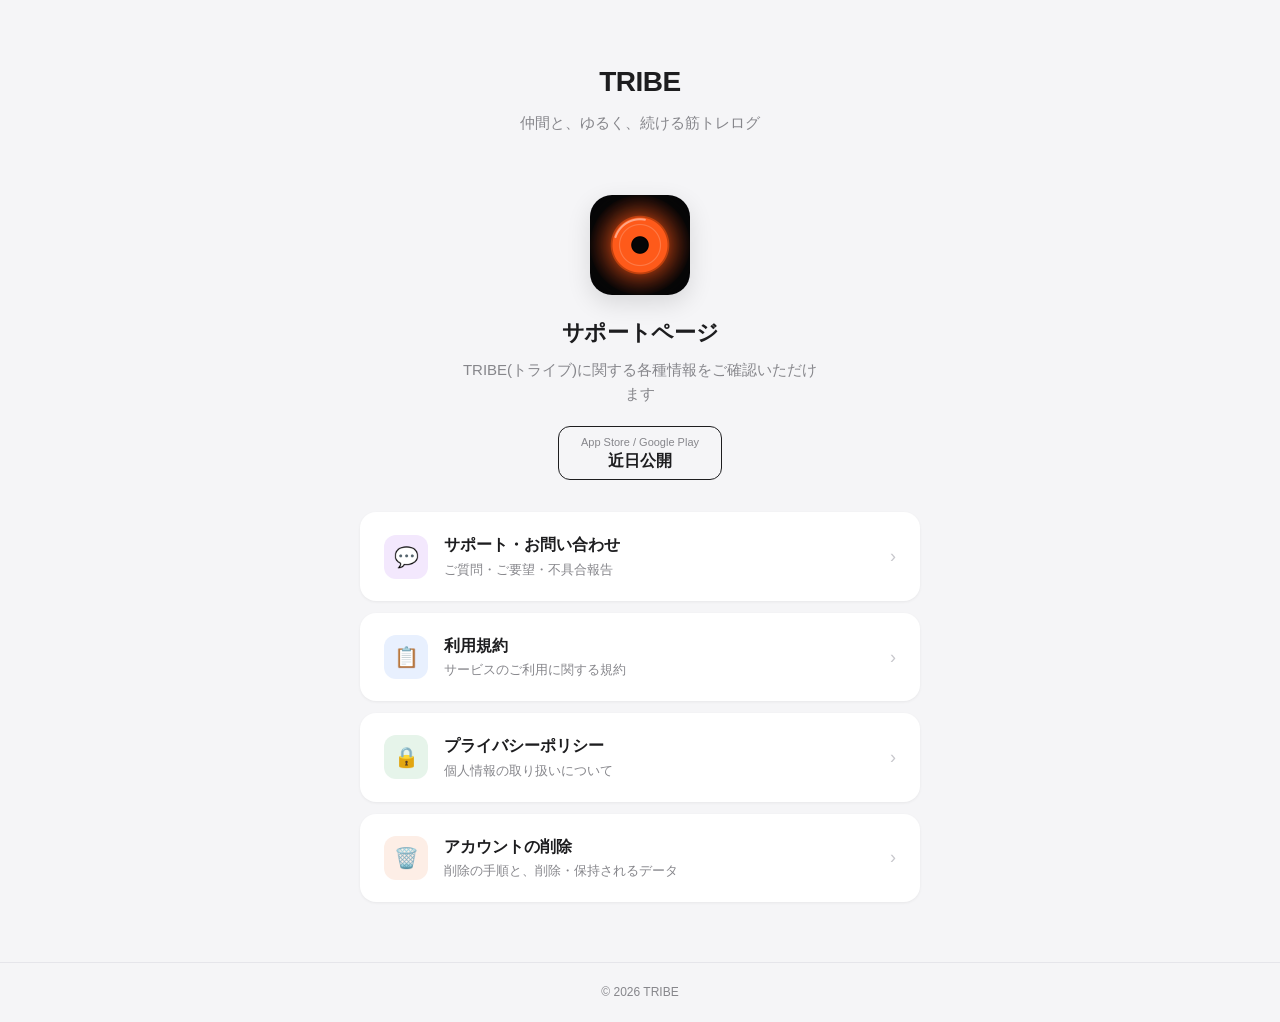
<file: index.html>
<!DOCTYPE html>
<html lang="ja">
<head>
    <meta charset="UTF-8">
    <meta name="viewport" content="width=device-width, initial-scale=1.0">
    <link rel="icon" type="image/png" href="app_icon.png">
    <title>TRIBE(トライブ) - サポートページ</title>
    <meta name="description" content="仲間とゆるく続ける筋トレログ「TRIBE(トライブ)」のサポートページ。利用規約・プライバシーポリシー・お問い合わせはこちら。">
    <meta property="og:type" content="website">
    <meta property="og:title" content="TRIBE(トライブ) - 仲間とゆるく続ける筋トレログ">
    <meta property="og:description" content="仲間内だけのクローズドな筋トレログアプリ。記録して、写真で共有して、ゆるく続ける。">
    <meta property="og:url" content="https://modelinks.github.io/tribe-site/">
    <meta property="og:image" content="https://modelinks.github.io/tribe-site/app_icon.png">
    <meta name="twitter:card" content="summary">
    <style>
        * { margin: 0; padding: 0; box-sizing: border-box; }
        :root {
            --bg: #f5f5f7;
            --card: #ffffff;
            --ink: #1d1d1f;
            --muted: #86868b;
            --line: #e5e5ea;
            --arrow: #c7c7cc;
            --icon-orange: #fdeee6;
            --icon-blue: #e8f0fe;
            --icon-green: #e6f4ea;
            --icon-purple: #f3e8fd;
            --shadow: 0 1px 3px rgba(0,0,0,0.06);
            --shadow-hover: 0 4px 12px rgba(0,0,0,0.1);
        }
        @media (prefers-color-scheme: dark) {
            :root:not([data-theme="light"]) {
                --bg: #161618;
                --card: #232326;
                --ink: #f5f5f7;
                --muted: #98989e;
                --line: #313135;
                --arrow: #5a5a60;
                --icon-orange: #3a2a22;
                --icon-blue: #22303f;
                --icon-green: #22352a;
                --icon-purple: #322640;
                --shadow: 0 1px 3px rgba(0,0,0,0.4);
                --shadow-hover: 0 4px 12px rgba(0,0,0,0.5);
            }
        }
        :root[data-theme="dark"] {
            --bg: #161618;
            --card: #232326;
            --ink: #f5f5f7;
            --muted: #98989e;
            --line: #313135;
            --arrow: #5a5a60;
            --icon-orange: #3a2a22;
            --icon-blue: #22303f;
            --icon-green: #22352a;
            --icon-purple: #322640;
            --shadow: 0 1px 3px rgba(0,0,0,0.4);
            --shadow-hover: 0 4px 12px rgba(0,0,0,0.5);
        }
        body {
            font-family: -apple-system, BlinkMacSystemFont, 'Hiragino Sans', 'Hiragino Kaku Gothic ProN', sans-serif;
            background: var(--bg);
            color: var(--ink);
            line-height: 1.6;
            -webkit-font-smoothing: antialiased;
        }
        .header {
            text-align: center;
            padding: 60px 20px 20px;
        }
        .header h1 {
            font-size: 28px;
            font-weight: 700;
            letter-spacing: -0.5px;
        }
        .header p {
            font-size: 15px;
            color: var(--muted);
            margin-top: 6px;
        }
        .hero {
            text-align: center;
            padding: 40px 20px 32px;
        }
        .hero-icon {
            width: 100px;
            height: 100px;
            border-radius: 22px;
            margin: 0 auto 20px;
            box-shadow: 0 8px 24px rgba(0, 0, 0, 0.12);
        }
        .hero-icon img {
            width: 100%;
            height: 100%;
            border-radius: 22px;
            display: block;
        }
        .hero h2 {
            font-size: 22px;
            font-weight: 700;
            letter-spacing: -0.3px;
            margin-bottom: 8px;
        }
        .hero p {
            font-size: 15px;
            color: var(--muted);
            max-width: 360px;
            margin: 0 auto;
        }
        .coming-soon {
            display: inline-flex;
            flex-direction: column;
            justify-content: center;
            border: 1.5px solid var(--ink);
            border-radius: 12px;
            padding: 8px 22px;
            line-height: 1.35;
            margin-top: 20px;
        }
        .coming-soon .small { font-size: 11px; color: var(--muted); }
        .coming-soon .big { font-weight: 700; font-size: 16px; }
        .cards {
            max-width: 600px;
            margin: 0 auto;
            padding: 0 20px 60px;
            display: flex;
            flex-direction: column;
            gap: 12px;
        }
        .card {
            background: var(--card);
            border-radius: 16px;
            padding: 20px 24px;
            text-decoration: none;
            color: inherit;
            display: flex;
            align-items: center;
            gap: 16px;
            box-shadow: var(--shadow);
            transition: transform 0.2s ease, box-shadow 0.2s ease;
        }
        .card:hover {
            transform: translateY(-2px);
            box-shadow: var(--shadow-hover);
        }
        .card:focus-visible {
            outline: 2px solid #e8481c;
            outline-offset: 2px;
        }
        @media (prefers-reduced-motion: reduce) {
            .card { transition: none; }
            .card:hover { transform: none; }
        }
        .card-icon {
            width: 44px;
            height: 44px;
            border-radius: 12px;
            display: flex;
            align-items: center;
            justify-content: center;
            font-size: 20px;
            flex-shrink: 0;
        }
        .card-icon.orange { background: var(--icon-orange); }
        .card-icon.blue { background: var(--icon-blue); }
        .card-icon.green { background: var(--icon-green); }
        .card-icon.purple { background: var(--icon-purple); }
        .card-body h3 {
            font-size: 16px;
            font-weight: 600;
        }
        .card-body p {
            font-size: 13px;
            color: var(--muted);
            margin-top: 2px;
        }
        .card-arrow {
            margin-left: auto;
            color: var(--arrow);
            font-size: 18px;
            flex-shrink: 0;
        }
        footer {
            text-align: center;
            padding: 20px;
            font-size: 12px;
            color: var(--muted);
            border-top: 1px solid var(--line);
        }
    </style>
</head>
<body>
    <div class="header">
        <h1>TRIBE</h1>
        <p>仲間と、ゆるく、続ける筋トレログ</p>
    </div>

    <div class="hero">
        <div class="hero-icon">
            <img src="app_icon.png" alt="TRIBE アイコン">
        </div>
        <h2>サポートページ</h2>
        <p>TRIBE(トライブ)に関する各種情報をご確認いただけます</p>
        <div>
            <!-- TODO(公開後): 下のバッジをストアのリンクに差し替える
                 App Store:   https://apps.apple.com/jp/app/id6804514750
                 Google Play: https://play.google.com/store/apps/details?id=com.tribe.traininglog -->
            <span class="coming-soon">
                <span class="small">App Store / Google Play</span>
                <span class="big">近日公開</span>
            </span>
        </div>
    </div>

    <div class="cards">
        <a href="support.html" class="card">
            <div class="card-icon purple">💬</div>
            <div class="card-body">
                <h3>サポート・お問い合わせ</h3>
                <p>ご質問・ご要望・不具合報告</p>
            </div>
            <span class="card-arrow">›</span>
        </a>
        <a href="terms.html" class="card">
            <div class="card-icon blue">📋</div>
            <div class="card-body">
                <h3>利用規約</h3>
                <p>サービスのご利用に関する規約</p>
            </div>
            <span class="card-arrow">›</span>
        </a>
        <a href="privacy.html" class="card">
            <div class="card-icon green">🔒</div>
            <div class="card-body">
                <h3>プライバシーポリシー</h3>
                <p>個人情報の取り扱いについて</p>
            </div>
            <span class="card-arrow">›</span>
        </a>
        <a href="account-deletion.html" class="card">
            <div class="card-icon orange">🗑️</div>
            <div class="card-body">
                <h3>アカウントの削除</h3>
                <p>削除の手順と、削除・保持されるデータ</p>
            </div>
            <span class="card-arrow">›</span>
        </a>
    </div>

    <footer>
        &copy; 2026 TRIBE
    </footer>
</body>
</html>
</file>
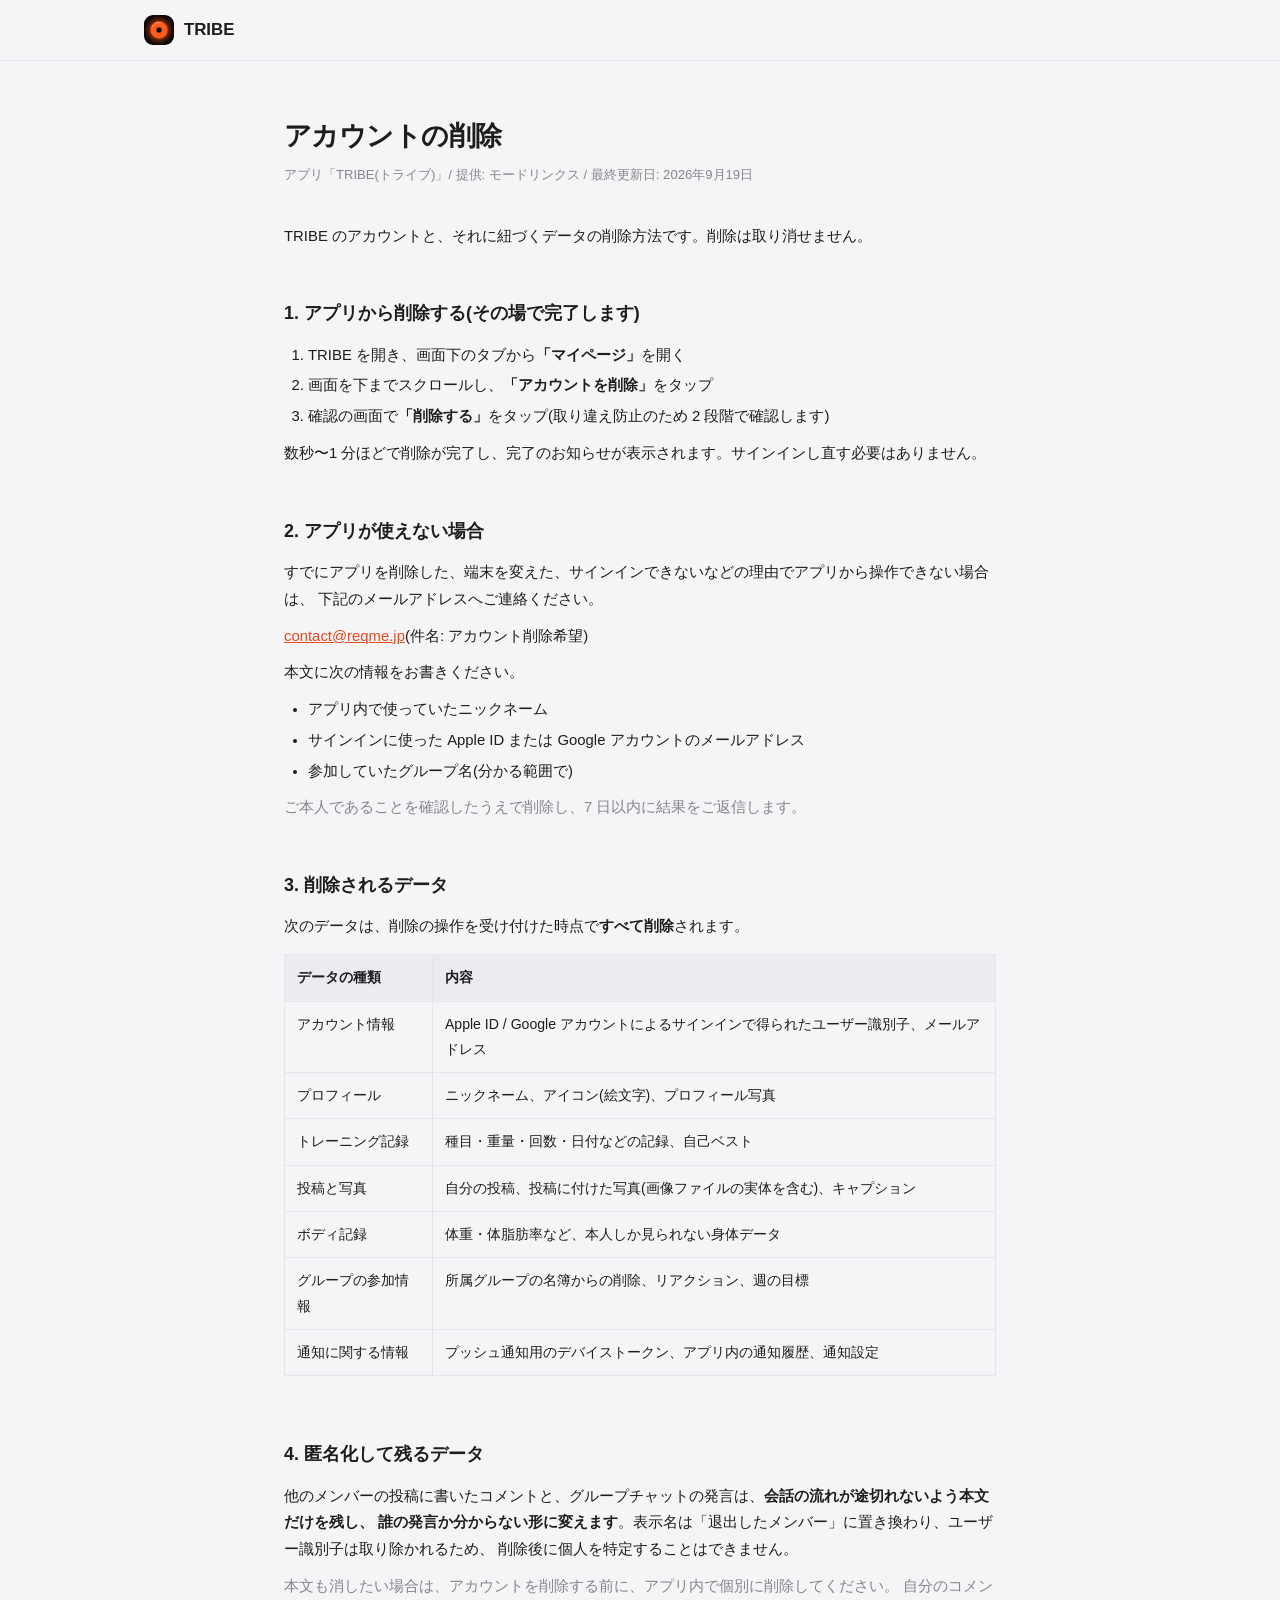
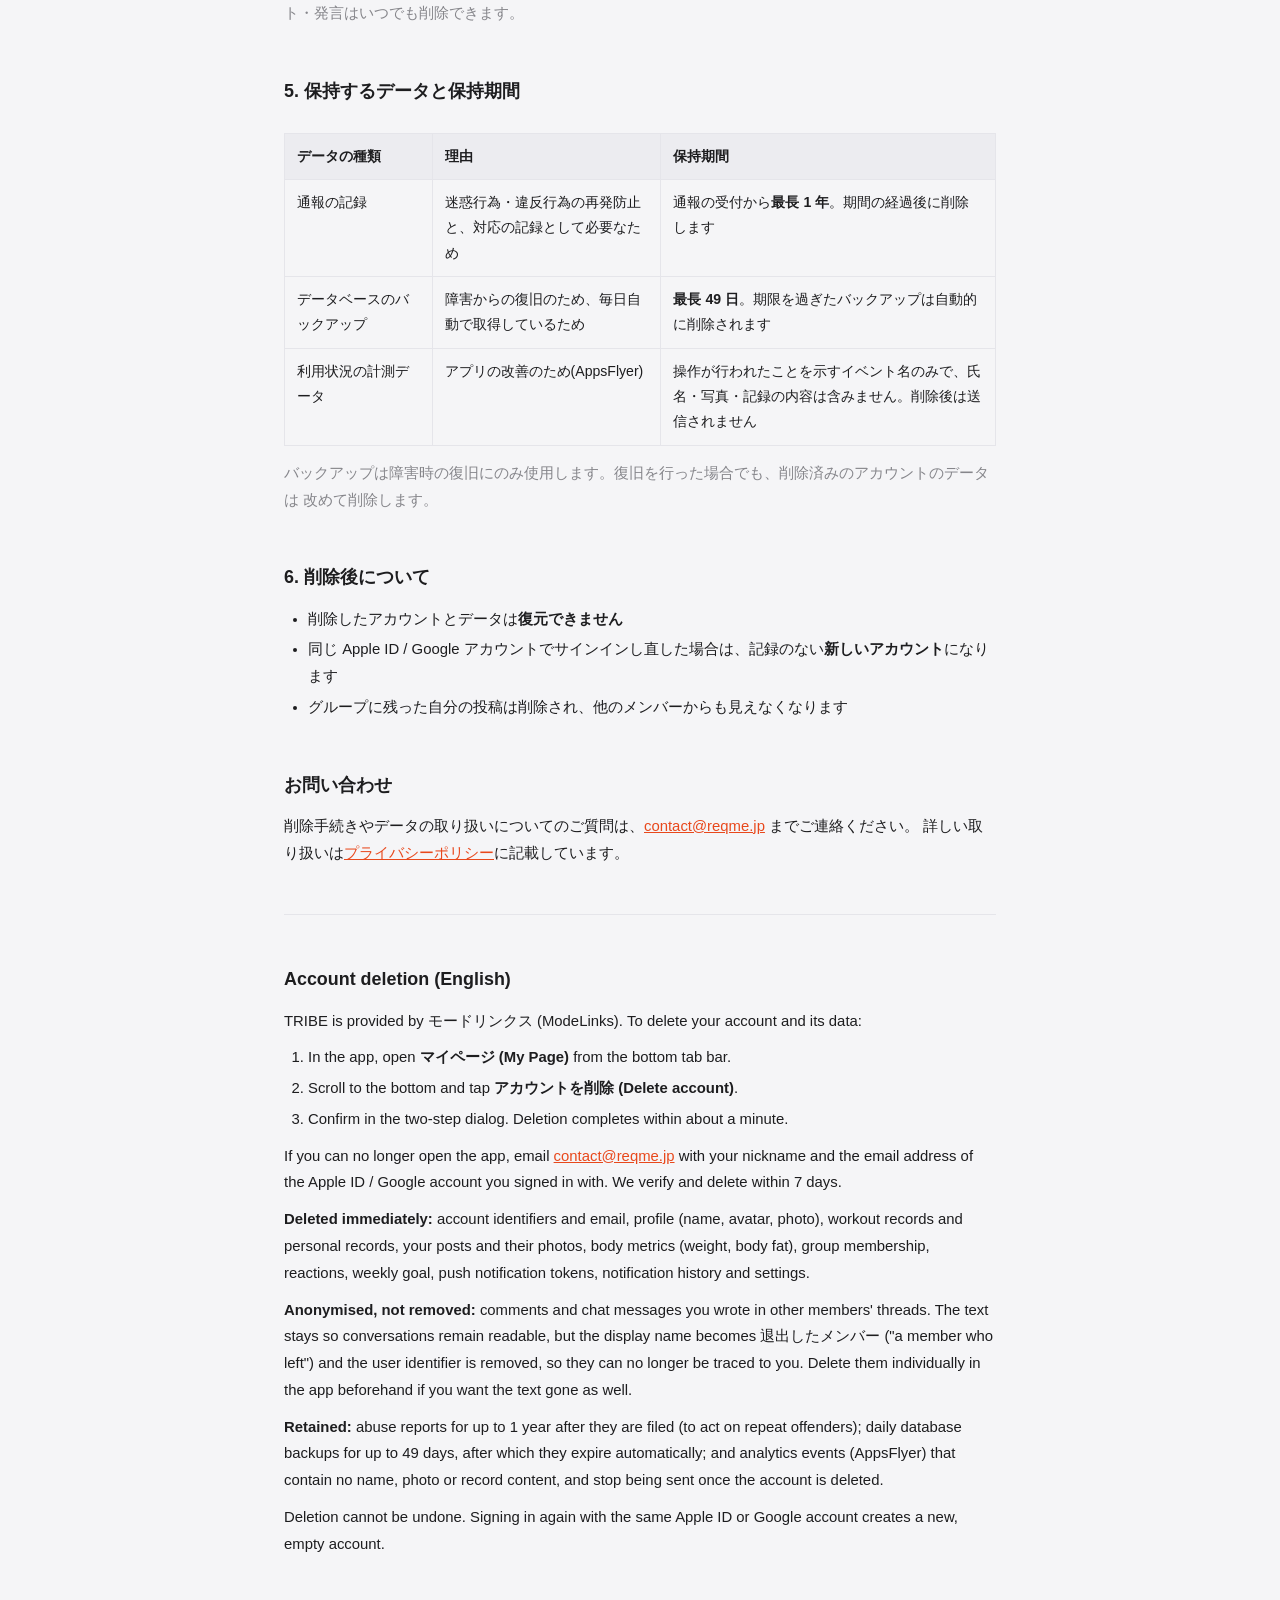
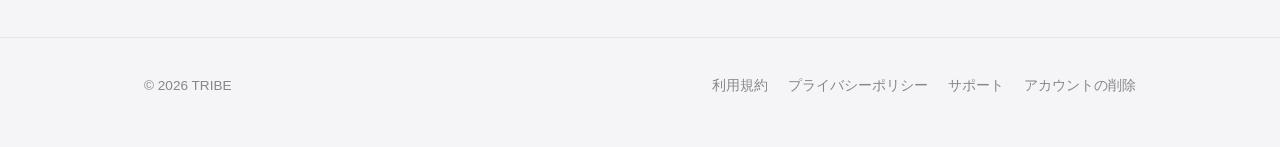
<file: account-deletion.html>
<!DOCTYPE html>
<html lang="ja">
<head>
<meta charset="UTF-8">
<meta name="viewport" content="width=device-width, initial-scale=1.0">
<title>アカウントの削除 — TRIBE</title>
<link rel="stylesheet" href="assets/style.css">
<link rel="icon" type="image/png" href="app_icon.png">
</head>
<body>

<header class="site-header">
  <div class="wrap">
    <a class="brand" href="./">
      <img class="brand-mark" src="app_icon.png" alt="" width="30" height="30">
      TRIBE
    </a>
  </div>
</header>

<main class="doc">
  <h1 class="display">アカウントの削除</h1>
  <p class="doc-date">アプリ「TRIBE(トライブ)」/ 提供: モードリンクス / 最終更新日: 2026年9月19日</p>

  <p>TRIBE のアカウントと、それに紐づくデータの削除方法です。削除は取り消せません。</p>

  <h2>1. アプリから削除する(その場で完了します)</h2>
  <ol>
    <li>TRIBE を開き、画面下のタブから<strong>「マイページ」</strong>を開く</li>
    <li>画面を下までスクロールし、<strong>「アカウントを削除」</strong>をタップ</li>
    <li>確認の画面で<strong>「削除する」</strong>をタップ(取り違え防止のため 2 段階で確認します)</li>
  </ol>
  <p>数秒〜1 分ほどで削除が完了し、完了のお知らせが表示されます。サインインし直す必要はありません。</p>

  <h2>2. アプリが使えない場合</h2>
  <p>すでにアプリを削除した、端末を変えた、サインインできないなどの理由でアプリから操作できない場合は、
  下記のメールアドレスへご連絡ください。</p>
  <p><a href="mailto:contact@reqme.jp?subject=%E3%82%A2%E3%82%AB%E3%82%A6%E3%83%B3%E3%83%88%E5%89%8A%E9%99%A4%E5%B8%8C%E6%9C%9B">contact@reqme.jp</a>(件名:
  アカウント削除希望)</p>
  <p>本文に次の情報をお書きください。</p>
  <ul>
    <li>アプリ内で使っていたニックネーム</li>
    <li>サインインに使った Apple ID または Google アカウントのメールアドレス</li>
    <li>参加していたグループ名(分かる範囲で)</li>
  </ul>
  <p class="muted">ご本人であることを確認したうえで削除し、7 日以内に結果をご返信します。</p>

  <h2>3. 削除されるデータ</h2>
  <p>次のデータは、削除の操作を受け付けた時点で<strong>すべて削除</strong>されます。</p>
  <div class="table-scroll">
    <table>
      <tr><th>データの種類</th><th>内容</th></tr>
      <tr><td>アカウント情報</td><td>Apple ID / Google アカウントによるサインインで得られたユーザー識別子、メールアドレス</td></tr>
      <tr><td>プロフィール</td><td>ニックネーム、アイコン(絵文字)、プロフィール写真</td></tr>
      <tr><td>トレーニング記録</td><td>種目・重量・回数・日付などの記録、自己ベスト</td></tr>
      <tr><td>投稿と写真</td><td>自分の投稿、投稿に付けた写真(画像ファイルの実体を含む)、キャプション</td></tr>
      <tr><td>ボディ記録</td><td>体重・体脂肪率など、本人しか見られない身体データ</td></tr>
      <tr><td>グループの参加情報</td><td>所属グループの名簿からの削除、リアクション、週の目標</td></tr>
      <tr><td>通知に関する情報</td><td>プッシュ通知用のデバイストークン、アプリ内の通知履歴、通知設定</td></tr>
    </table>
  </div>

  <h2>4. 匿名化して残るデータ</h2>
  <p>他のメンバーの投稿に書いたコメントと、グループチャットの発言は、<strong>会話の流れが途切れないよう本文だけを残し、
  誰の発言か分からない形に変えます</strong>。表示名は「退出したメンバー」に置き換わり、ユーザー識別子は取り除かれるため、
  削除後に個人を特定することはできません。</p>
  <p class="muted">本文も消したい場合は、アカウントを削除する前に、アプリ内で個別に削除してください。
  自分のコメント・発言はいつでも削除できます。</p>

  <h2>5. 保持するデータと保持期間</h2>
  <div class="table-scroll">
    <table>
      <tr><th>データの種類</th><th>理由</th><th>保持期間</th></tr>
      <tr>
        <td>通報の記録</td>
        <td>迷惑行為・違反行為の再発防止と、対応の記録として必要なため</td>
        <td>通報の受付から<strong>最長 1 年</strong>。期間の経過後に削除します</td>
      </tr>
      <tr>
        <td>データベースのバックアップ</td>
        <td>障害からの復旧のため、毎日自動で取得しているため</td>
        <td><strong>最長 49 日</strong>。期限を過ぎたバックアップは自動的に削除されます</td>
      </tr>
      <tr>
        <td>利用状況の計測データ</td>
        <td>アプリの改善のため(AppsFlyer)</td>
        <td>操作が行われたことを示すイベント名のみで、氏名・写真・記録の内容は含みません。削除後は送信されません</td>
      </tr>
    </table>
  </div>
  <p class="muted">バックアップは障害時の復旧にのみ使用します。復旧を行った場合でも、削除済みのアカウントのデータは
  改めて削除します。</p>

  <h2>6. 削除後について</h2>
  <ul>
    <li>削除したアカウントとデータは<strong>復元できません</strong></li>
    <li>同じ Apple ID / Google アカウントでサインインし直した場合は、記録のない<strong>新しいアカウント</strong>になります</li>
    <li>グループに残った自分の投稿は削除され、他のメンバーからも見えなくなります</li>
  </ul>

  <h2>お問い合わせ</h2>
  <p>削除手続きやデータの取り扱いについてのご質問は、<a href="mailto:contact@reqme.jp">contact@reqme.jp</a> までご連絡ください。
  詳しい取り扱いは<a href="privacy.html">プライバシーポリシー</a>に記載しています。</p>

  <hr>

  <h2>Account deletion (English)</h2>
  <p>TRIBE is provided by モードリンクス (ModeLinks). To delete your account and its data:</p>
  <ol>
    <li>In the app, open <strong>マイページ (My Page)</strong> from the bottom tab bar.</li>
    <li>Scroll to the bottom and tap <strong>アカウントを削除 (Delete account)</strong>.</li>
    <li>Confirm in the two-step dialog. Deletion completes within about a minute.</li>
  </ol>
  <p>If you can no longer open the app, email
  <a href="mailto:contact@reqme.jp?subject=Account%20deletion%20request">contact@reqme.jp</a> with your nickname and the
  email address of the Apple ID / Google account you signed in with. We verify and delete within 7 days.</p>
  <p><strong>Deleted immediately:</strong> account identifiers and email, profile (name, avatar, photo), workout records and
  personal records, your posts and their photos, body metrics (weight, body fat), group membership, reactions, weekly goal,
  push notification tokens, notification history and settings.</p>
  <p><strong>Anonymised, not removed:</strong> comments and chat messages you wrote in other members' threads. The text stays so
  conversations remain readable, but the display name becomes 退出したメンバー ("a member who left") and the user identifier is
  removed, so they can no longer be traced to you. Delete them individually in the app beforehand if you want the text gone
  as well.</p>
  <p><strong>Retained:</strong> abuse reports for up to 1 year after they are filed (to act on repeat offenders); daily database
  backups for up to 49 days, after which they expire automatically; and analytics events (AppsFlyer) that contain no name,
  photo or record content, and stop being sent once the account is deleted.</p>
  <p>Deletion cannot be undone. Signing in again with the same Apple ID or Google account creates a new, empty account.</p>
</main>

<footer class="site-footer">
  <div class="wrap">
    <span>© 2026 TRIBE</span>
    <nav class="footer-links" aria-label="フッター">
      <a href="terms.html">利用規約</a>
      <a href="privacy.html">プライバシーポリシー</a>
      <a href="support.html">サポート</a>
      <a href="account-deletion.html">アカウントの削除</a>
    </nav>
  </div>
</footer>

</body>
</html>
</file>
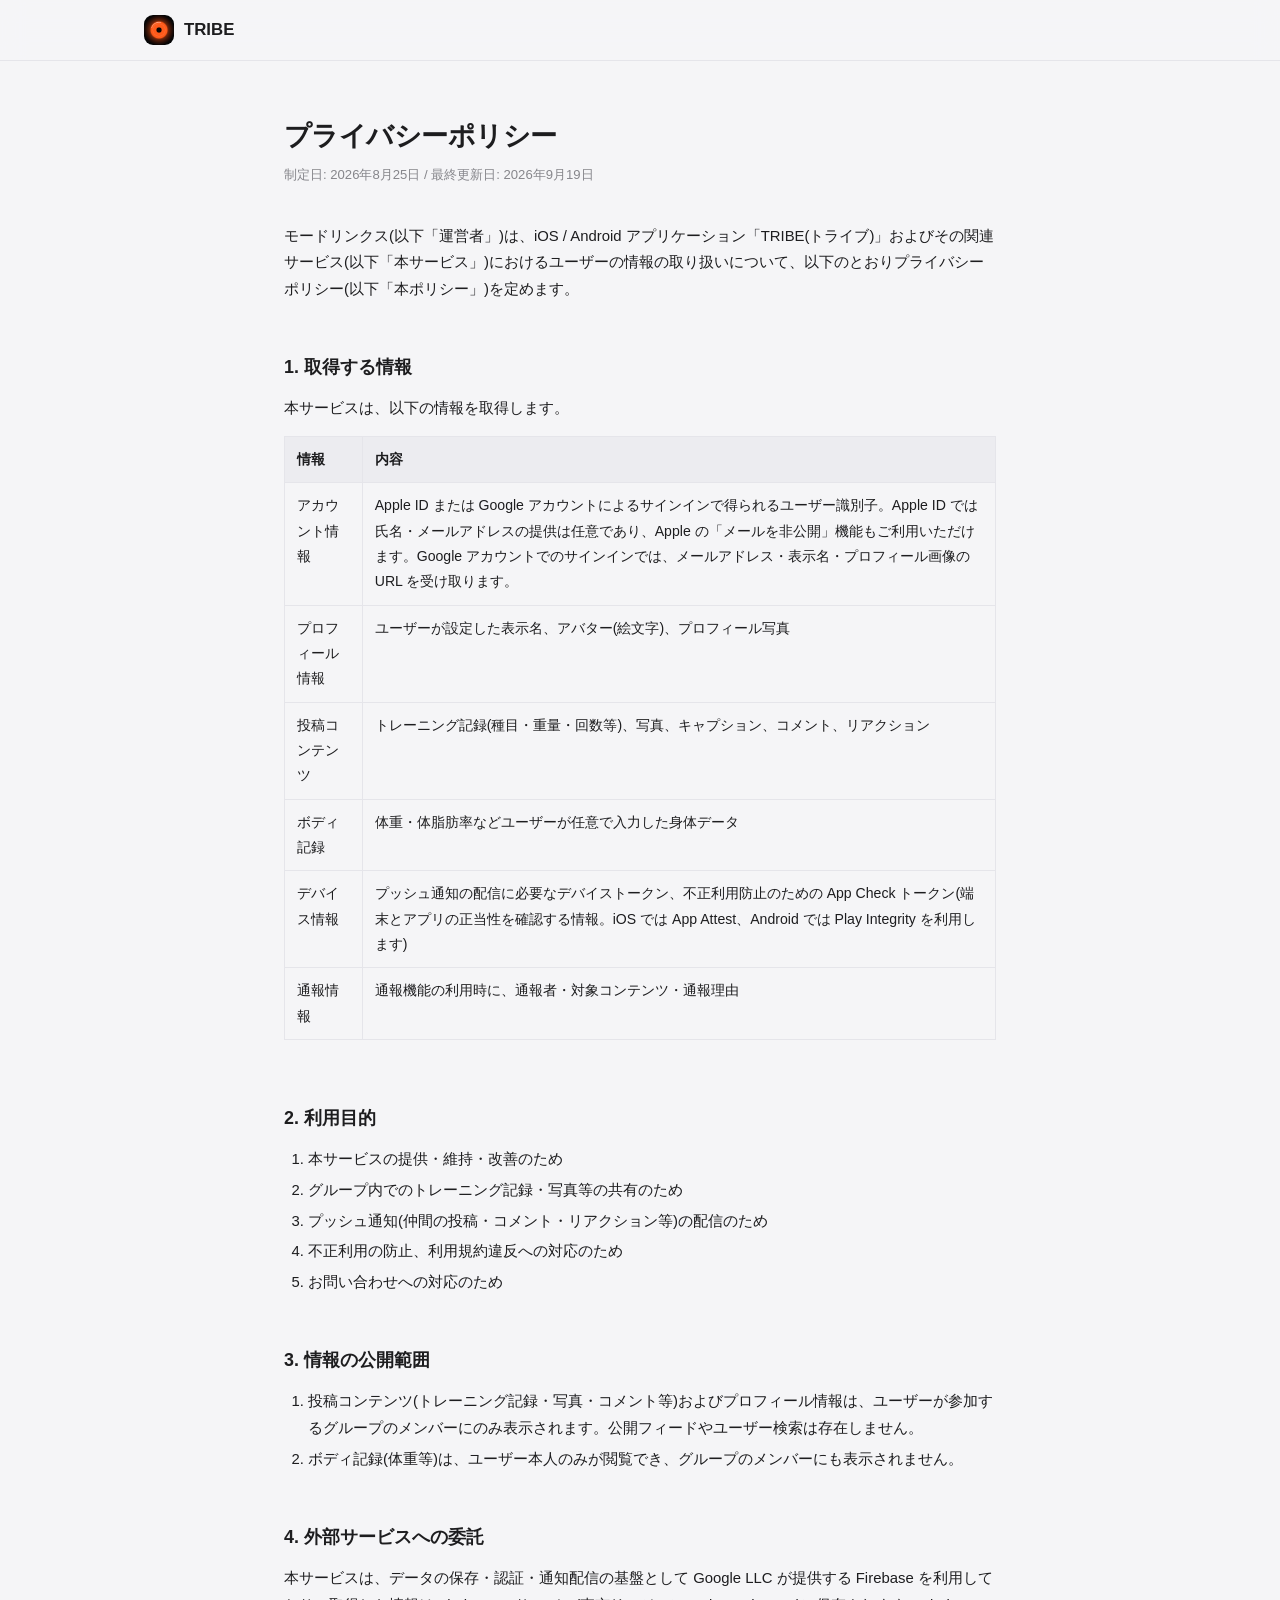
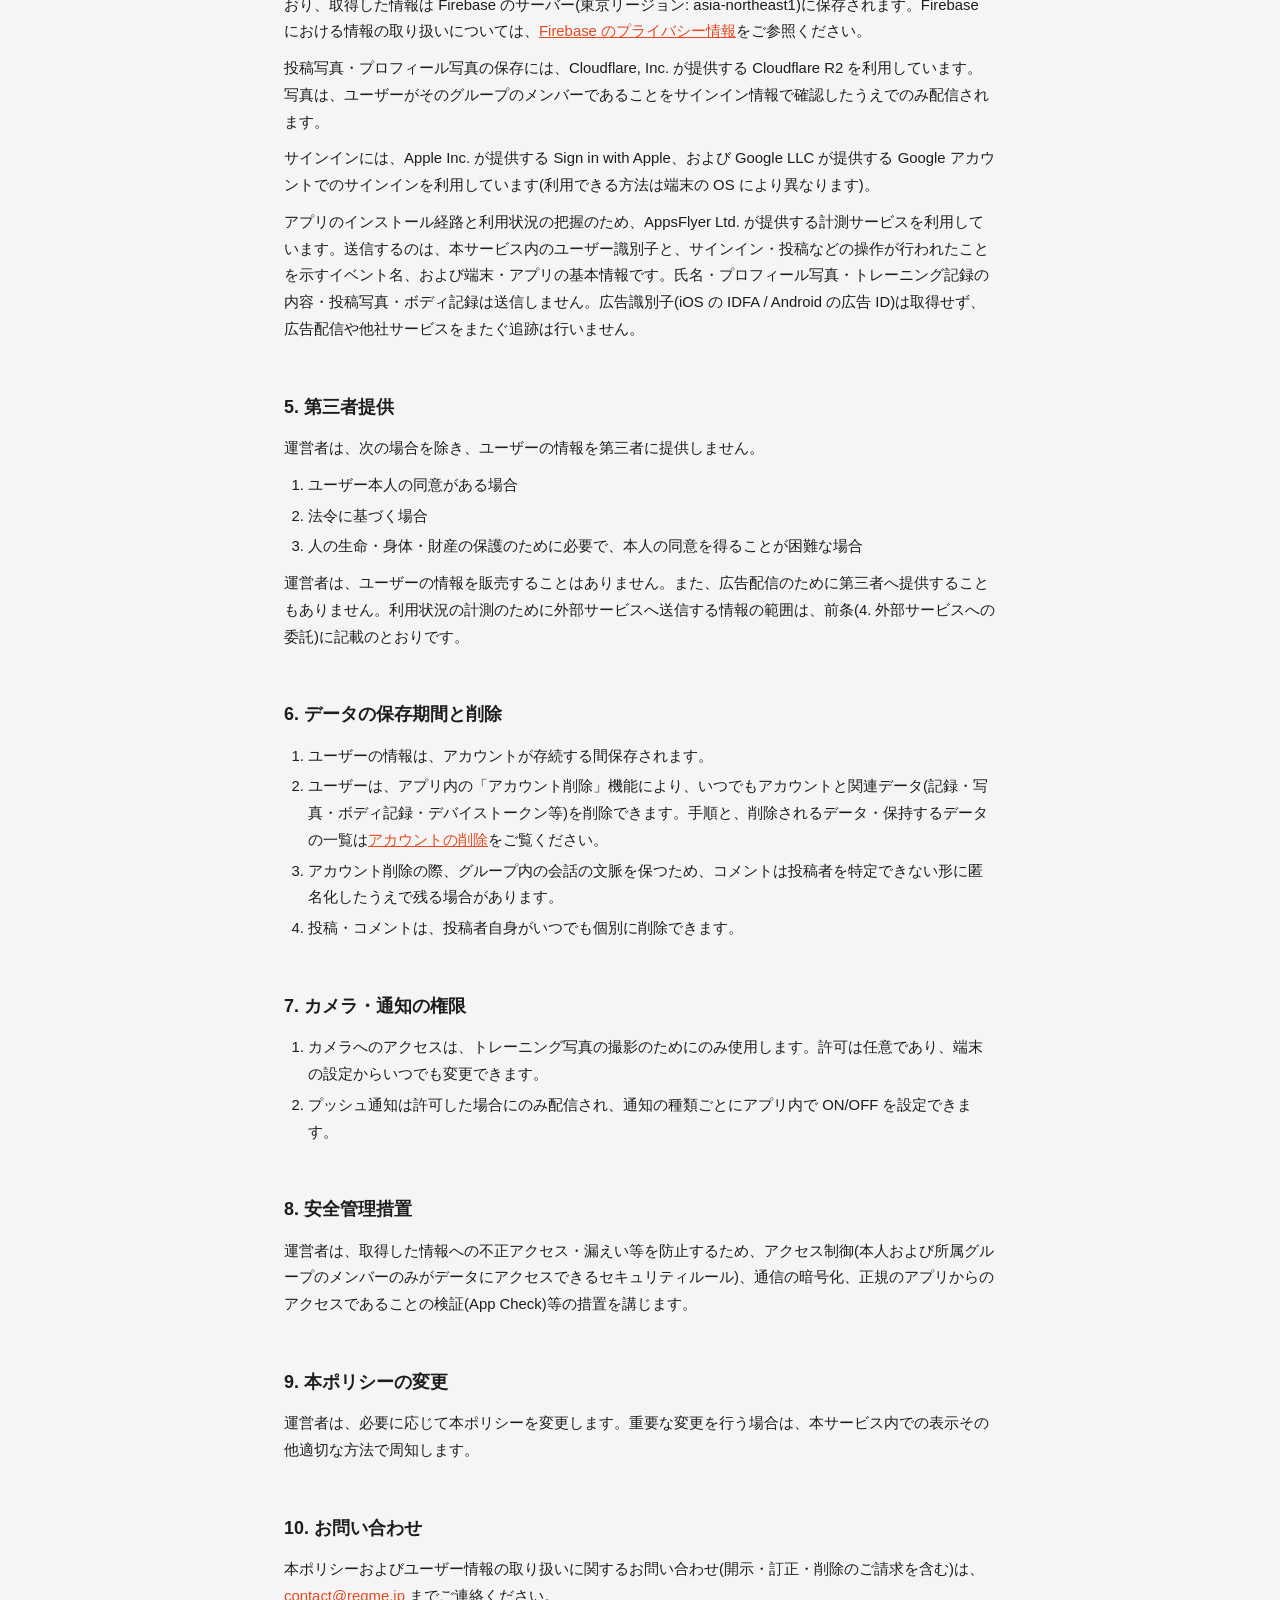
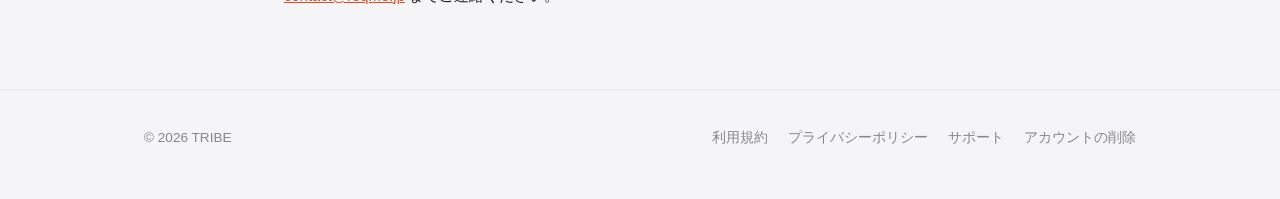
<file: privacy.html>
<!DOCTYPE html>
<html lang="ja">
<head>
<meta charset="UTF-8">
<meta name="viewport" content="width=device-width, initial-scale=1.0">
<title>プライバシーポリシー — TRIBE</title>
<meta name="robots" content="noindex">
<link rel="stylesheet" href="assets/style.css">
<link rel="icon" type="image/png" href="app_icon.png">
</head>
<body>

<header class="site-header">
  <div class="wrap">
    <a class="brand" href="./">
      <img class="brand-mark" src="app_icon.png" alt="" width="30" height="30">
      TRIBE
    </a>
  </div>
</header>

<main class="doc">
  <h1 class="display">プライバシーポリシー</h1>
  <p class="doc-date">制定日: 2026年8月25日 / 最終更新日: 2026年9月19日</p>

  <p>モードリンクス(以下「運営者」)は、iOS / Android アプリケーション「TRIBE(トライブ)」およびその関連サービス(以下「本サービス」)におけるユーザーの情報の取り扱いについて、以下のとおりプライバシーポリシー(以下「本ポリシー」)を定めます。</p>

  <h2>1. 取得する情報</h2>
  <p>本サービスは、以下の情報を取得します。</p>
  <div class="table-scroll">
    <table>
      <tr><th>情報</th><th>内容</th></tr>
      <tr><td>アカウント情報</td><td>Apple ID または Google アカウントによるサインインで得られるユーザー識別子。Apple ID では氏名・メールアドレスの提供は任意であり、Apple の「メールを非公開」機能もご利用いただけます。Google アカウントでのサインインでは、メールアドレス・表示名・プロフィール画像の URL を受け取ります。</td></tr>
      <tr><td>プロフィール情報</td><td>ユーザーが設定した表示名、アバター(絵文字)、プロフィール写真</td></tr>
      <tr><td>投稿コンテンツ</td><td>トレーニング記録(種目・重量・回数等)、写真、キャプション、コメント、リアクション</td></tr>
      <tr><td>ボディ記録</td><td>体重・体脂肪率などユーザーが任意で入力した身体データ</td></tr>
      <tr><td>デバイス情報</td><td>プッシュ通知の配信に必要なデバイストークン、不正利用防止のための App Check トークン(端末とアプリの正当性を確認する情報。iOS では App Attest、Android では Play Integrity を利用します)</td></tr>
      <tr><td>通報情報</td><td>通報機能の利用時に、通報者・対象コンテンツ・通報理由</td></tr>
    </table>
  </div>

  <h2>2. 利用目的</h2>
  <ol>
    <li>本サービスの提供・維持・改善のため</li>
    <li>グループ内でのトレーニング記録・写真等の共有のため</li>
    <li>プッシュ通知(仲間の投稿・コメント・リアクション等)の配信のため</li>
    <li>不正利用の防止、利用規約違反への対応のため</li>
    <li>お問い合わせへの対応のため</li>
  </ol>

  <h2>3. 情報の公開範囲</h2>
  <ol>
    <li>投稿コンテンツ(トレーニング記録・写真・コメント等)およびプロフィール情報は、ユーザーが参加するグループのメンバーにのみ表示されます。公開フィードやユーザー検索は存在しません。</li>
    <li>ボディ記録(体重等)は、ユーザー本人のみが閲覧でき、グループのメンバーにも表示されません。</li>
  </ol>

  <h2>4. 外部サービスへの委託</h2>
  <p>本サービスは、データの保存・認証・通知配信の基盤として Google LLC が提供する Firebase を利用しており、取得した情報は Firebase のサーバー(東京リージョン: asia-northeast1)に保存されます。Firebase における情報の取り扱いについては、<a href="https://firebase.google.com/support/privacy" target="_blank" rel="noopener">Firebase のプライバシー情報</a>をご参照ください。</p>
  <p>投稿写真・プロフィール写真の保存には、Cloudflare, Inc. が提供する Cloudflare R2 を利用しています。写真は、ユーザーがそのグループのメンバーであることをサインイン情報で確認したうえでのみ配信されます。</p>
  <p>サインインには、Apple Inc. が提供する Sign in with Apple、および Google LLC が提供する Google アカウントでのサインインを利用しています(利用できる方法は端末の OS により異なります)。</p>
  <p>アプリのインストール経路と利用状況の把握のため、AppsFlyer Ltd. が提供する計測サービスを利用しています。送信するのは、本サービス内のユーザー識別子と、サインイン・投稿などの操作が行われたことを示すイベント名、および端末・アプリの基本情報です。氏名・プロフィール写真・トレーニング記録の内容・投稿写真・ボディ記録は送信しません。広告識別子(iOS の IDFA / Android の広告 ID)は取得せず、広告配信や他社サービスをまたぐ追跡は行いません。</p>

  <h2>5. 第三者提供</h2>
  <p>運営者は、次の場合を除き、ユーザーの情報を第三者に提供しません。</p>
  <ol>
    <li>ユーザー本人の同意がある場合</li>
    <li>法令に基づく場合</li>
    <li>人の生命・身体・財産の保護のために必要で、本人の同意を得ることが困難な場合</li>
  </ol>
  <p>運営者は、ユーザーの情報を販売することはありません。また、広告配信のために第三者へ提供することもありません。利用状況の計測のために外部サービスへ送信する情報の範囲は、前条(4. 外部サービスへの委託)に記載のとおりです。</p>

  <h2>6. データの保存期間と削除</h2>
  <ol>
    <li>ユーザーの情報は、アカウントが存続する間保存されます。</li>
    <li>ユーザーは、アプリ内の「アカウント削除」機能により、いつでもアカウントと関連データ(記録・写真・ボディ記録・デバイストークン等)を削除できます。手順と、削除されるデータ・保持するデータの一覧は<a href="account-deletion.html">アカウントの削除</a>をご覧ください。</li>
    <li>アカウント削除の際、グループ内の会話の文脈を保つため、コメントは投稿者を特定できない形に匿名化したうえで残る場合があります。</li>
    <li>投稿・コメントは、投稿者自身がいつでも個別に削除できます。</li>
  </ol>

  <h2>7. カメラ・通知の権限</h2>
  <ol>
    <li>カメラへのアクセスは、トレーニング写真の撮影のためにのみ使用します。許可は任意であり、端末の設定からいつでも変更できます。</li>
    <li>プッシュ通知は許可した場合にのみ配信され、通知の種類ごとにアプリ内で ON/OFF を設定できます。</li>
  </ol>

  <h2>8. 安全管理措置</h2>
  <p>運営者は、取得した情報への不正アクセス・漏えい等を防止するため、アクセス制御(本人および所属グループのメンバーのみがデータにアクセスできるセキュリティルール)、通信の暗号化、正規のアプリからのアクセスであることの検証(App Check)等の措置を講じます。</p>

  <h2>9. 本ポリシーの変更</h2>
  <p>運営者は、必要に応じて本ポリシーを変更します。重要な変更を行う場合は、本サービス内での表示その他適切な方法で周知します。</p>

  <h2>10. お問い合わせ</h2>
  <p>本ポリシーおよびユーザー情報の取り扱いに関するお問い合わせ(開示・訂正・削除のご請求を含む)は、<a href="mailto:contact@reqme.jp">contact@reqme.jp</a> までご連絡ください。</p>
</main>

<footer class="site-footer">
  <div class="wrap">
    <span>© 2026 TRIBE</span>
    <nav class="footer-links" aria-label="フッター">
      <a href="terms.html">利用規約</a>
      <a href="privacy.html">プライバシーポリシー</a>
      <a href="support.html">サポート</a>
      <a href="account-deletion.html">アカウントの削除</a>
    </nav>
  </div>
</footer>

</body>
</html>
</file>
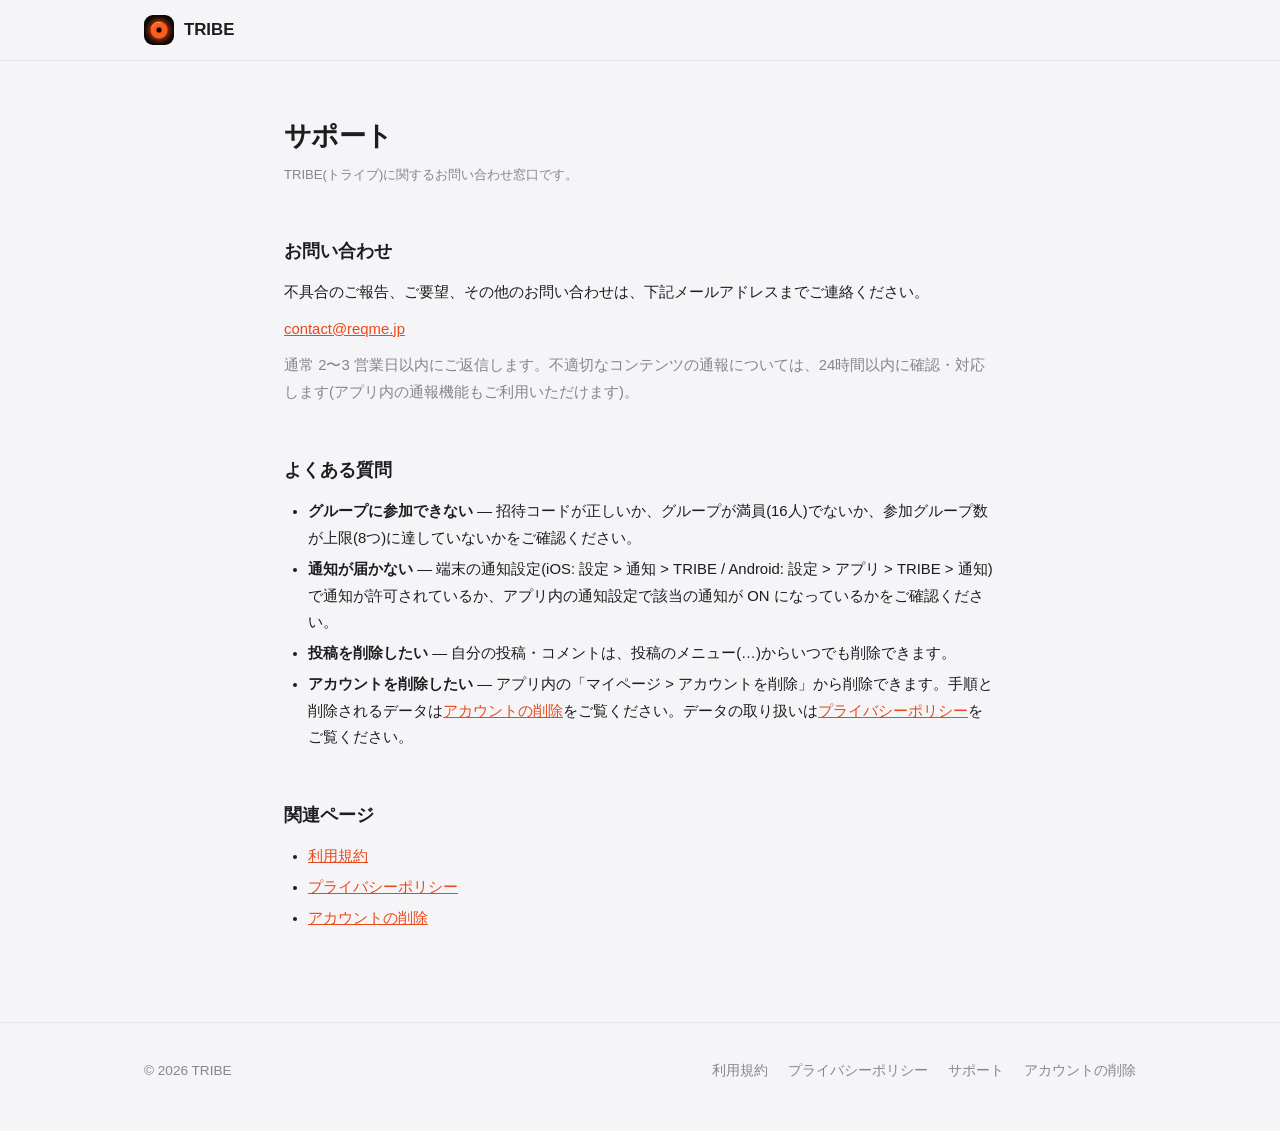
<file: support.html>
<!DOCTYPE html>
<html lang="ja">
<head>
<meta charset="UTF-8">
<meta name="viewport" content="width=device-width, initial-scale=1.0">
<title>サポート — TRIBE</title>
<link rel="stylesheet" href="assets/style.css">
<link rel="icon" type="image/png" href="app_icon.png">
</head>
<body>

<header class="site-header">
  <div class="wrap">
    <a class="brand" href="./">
      <img class="brand-mark" src="app_icon.png" alt="" width="30" height="30">
      TRIBE
    </a>
  </div>
</header>

<main class="doc">
  <h1 class="display">サポート</h1>
  <p class="doc-date">TRIBE(トライブ)に関するお問い合わせ窓口です。</p>

  <h2>お問い合わせ</h2>
  <p>不具合のご報告、ご要望、その他のお問い合わせは、下記メールアドレスまでご連絡ください。</p>
  <p><a href="mailto:contact@reqme.jp">contact@reqme.jp</a></p>
  <p class="muted">通常 2〜3 営業日以内にご返信します。不適切なコンテンツの通報については、24時間以内に確認・対応します(アプリ内の通報機能もご利用いただけます)。</p>

  <h2>よくある質問</h2>
  <ul>
    <li><strong>グループに参加できない</strong> — 招待コードが正しいか、グループが満員(16人)でないか、参加グループ数が上限(8つ)に達していないかをご確認ください。</li>
    <li><strong>通知が届かない</strong> — 端末の通知設定(iOS: 設定 &gt; 通知 &gt; TRIBE / Android: 設定 &gt; アプリ &gt; TRIBE &gt; 通知)で通知が許可されているか、アプリ内の通知設定で該当の通知が ON になっているかをご確認ください。</li>
    <li><strong>投稿を削除したい</strong> — 自分の投稿・コメントは、投稿のメニュー(…)からいつでも削除できます。</li>
    <li><strong>アカウントを削除したい</strong> — アプリ内の「マイページ &gt; アカウントを削除」から削除できます。手順と削除されるデータは<a href="account-deletion.html">アカウントの削除</a>をご覧ください。データの取り扱いは<a href="privacy.html">プライバシーポリシー</a>をご覧ください。</li>
  </ul>

  <h2>関連ページ</h2>
  <ul>
    <li><a href="terms.html">利用規約</a></li>
    <li><a href="privacy.html">プライバシーポリシー</a></li>
    <li><a href="account-deletion.html">アカウントの削除</a></li>
  </ul>
</main>

<footer class="site-footer">
  <div class="wrap">
    <span>© 2026 TRIBE</span>
    <nav class="footer-links" aria-label="フッター">
      <a href="terms.html">利用規約</a>
      <a href="privacy.html">プライバシーポリシー</a>
      <a href="support.html">サポート</a>
      <a href="account-deletion.html">アカウントの削除</a>
    </nav>
  </div>
</footer>

</body>
</html>
</file>
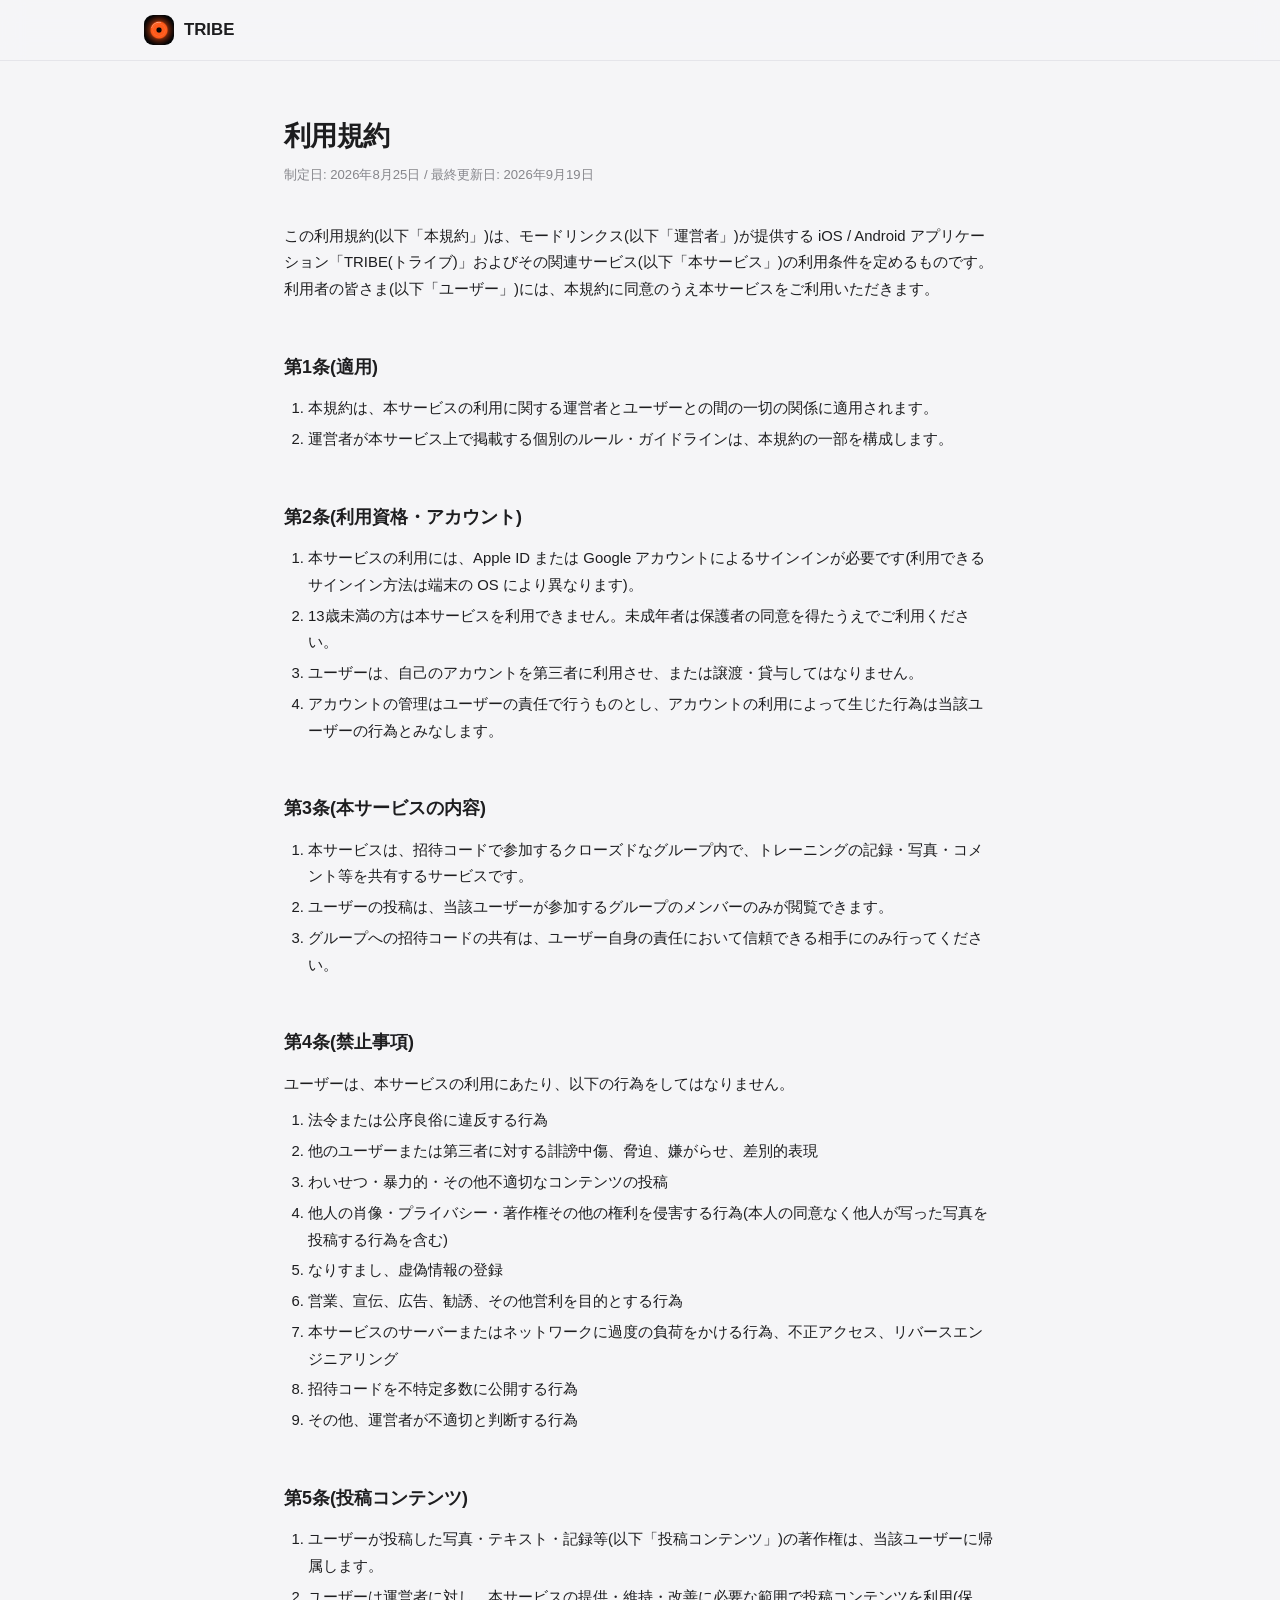
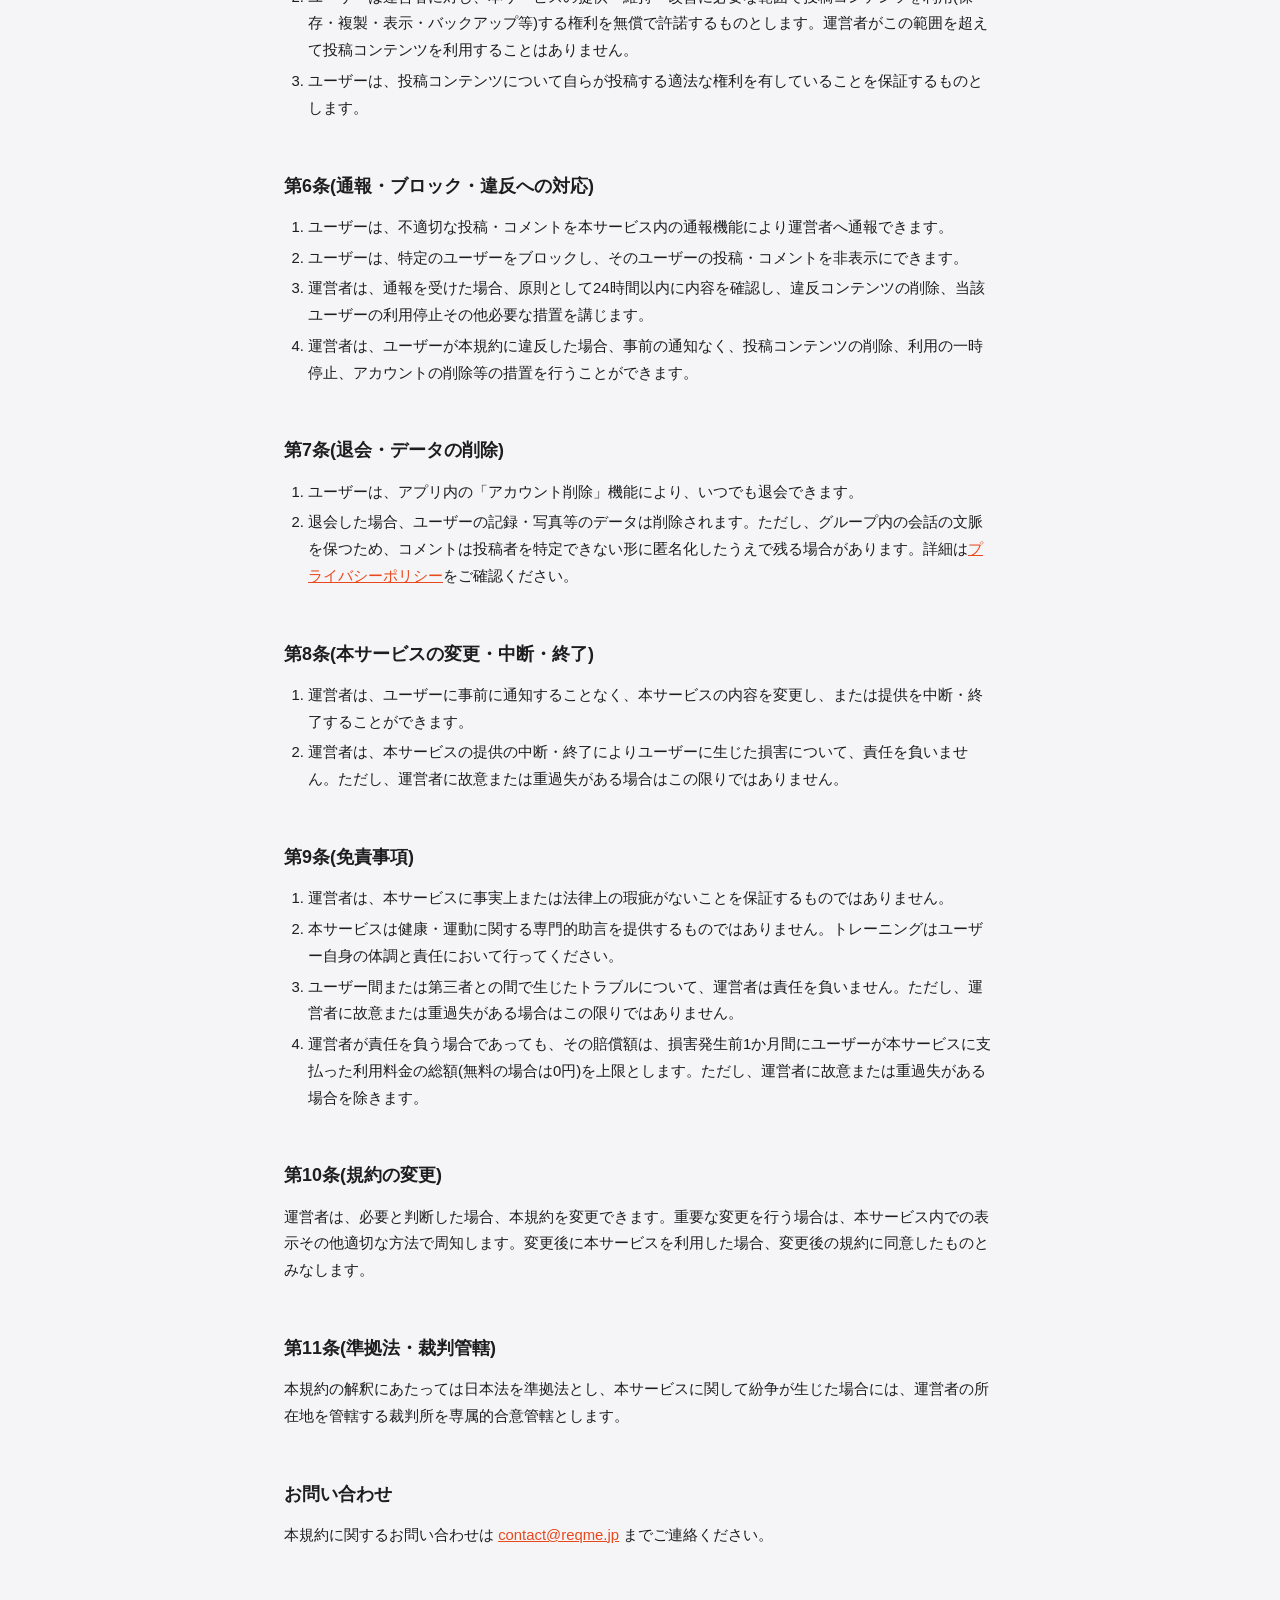
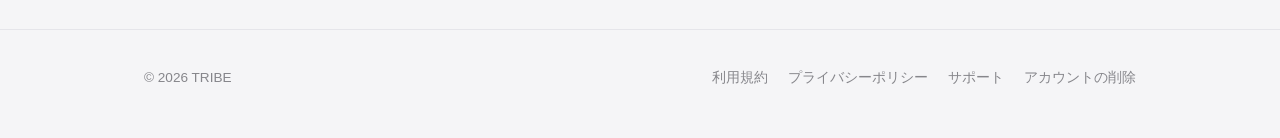
<file: terms.html>
<!DOCTYPE html>
<html lang="ja">
<head>
<meta charset="UTF-8">
<meta name="viewport" content="width=device-width, initial-scale=1.0">
<title>利用規約 — TRIBE</title>
<meta name="robots" content="noindex">
<link rel="stylesheet" href="assets/style.css">
<link rel="icon" type="image/png" href="app_icon.png">
</head>
<body>

<header class="site-header">
  <div class="wrap">
    <a class="brand" href="./">
      <img class="brand-mark" src="app_icon.png" alt="" width="30" height="30">
      TRIBE
    </a>
  </div>
</header>

<main class="doc">
  <h1 class="display">利用規約</h1>
  <p class="doc-date">制定日: 2026年8月25日 / 最終更新日: 2026年9月19日</p>

  <p>この利用規約(以下「本規約」)は、モードリンクス(以下「運営者」)が提供する iOS / Android アプリケーション「TRIBE(トライブ)」およびその関連サービス(以下「本サービス」)の利用条件を定めるものです。利用者の皆さま(以下「ユーザー」)には、本規約に同意のうえ本サービスをご利用いただきます。</p>

  <h2>第1条(適用)</h2>
  <ol>
    <li>本規約は、本サービスの利用に関する運営者とユーザーとの間の一切の関係に適用されます。</li>
    <li>運営者が本サービス上で掲載する個別のルール・ガイドラインは、本規約の一部を構成します。</li>
  </ol>

  <h2>第2条(利用資格・アカウント)</h2>
  <ol>
    <li>本サービスの利用には、Apple ID または Google アカウントによるサインインが必要です(利用できるサインイン方法は端末の OS により異なります)。</li>
    <li>13歳未満の方は本サービスを利用できません。未成年者は保護者の同意を得たうえでご利用ください。</li>
    <li>ユーザーは、自己のアカウントを第三者に利用させ、または譲渡・貸与してはなりません。</li>
    <li>アカウントの管理はユーザーの責任で行うものとし、アカウントの利用によって生じた行為は当該ユーザーの行為とみなします。</li>
  </ol>

  <h2>第3条(本サービスの内容)</h2>
  <ol>
    <li>本サービスは、招待コードで参加するクローズドなグループ内で、トレーニングの記録・写真・コメント等を共有するサービスです。</li>
    <li>ユーザーの投稿は、当該ユーザーが参加するグループのメンバーのみが閲覧できます。</li>
    <li>グループへの招待コードの共有は、ユーザー自身の責任において信頼できる相手にのみ行ってください。</li>
  </ol>

  <h2>第4条(禁止事項)</h2>
  <p>ユーザーは、本サービスの利用にあたり、以下の行為をしてはなりません。</p>
  <ol>
    <li>法令または公序良俗に違反する行為</li>
    <li>他のユーザーまたは第三者に対する誹謗中傷、脅迫、嫌がらせ、差別的表現</li>
    <li>わいせつ・暴力的・その他不適切なコンテンツの投稿</li>
    <li>他人の肖像・プライバシー・著作権その他の権利を侵害する行為(本人の同意なく他人が写った写真を投稿する行為を含む)</li>
    <li>なりすまし、虚偽情報の登録</li>
    <li>営業、宣伝、広告、勧誘、その他営利を目的とする行為</li>
    <li>本サービスのサーバーまたはネットワークに過度の負荷をかける行為、不正アクセス、リバースエンジニアリング</li>
    <li>招待コードを不特定多数に公開する行為</li>
    <li>その他、運営者が不適切と判断する行為</li>
  </ol>

  <h2>第5条(投稿コンテンツ)</h2>
  <ol>
    <li>ユーザーが投稿した写真・テキスト・記録等(以下「投稿コンテンツ」)の著作権は、当該ユーザーに帰属します。</li>
    <li>ユーザーは運営者に対し、本サービスの提供・維持・改善に必要な範囲で投稿コンテンツを利用(保存・複製・表示・バックアップ等)する権利を無償で許諾するものとします。運営者がこの範囲を超えて投稿コンテンツを利用することはありません。</li>
    <li>ユーザーは、投稿コンテンツについて自らが投稿する適法な権利を有していることを保証するものとします。</li>
  </ol>

  <h2>第6条(通報・ブロック・違反への対応)</h2>
  <ol>
    <li>ユーザーは、不適切な投稿・コメントを本サービス内の通報機能により運営者へ通報できます。</li>
    <li>ユーザーは、特定のユーザーをブロックし、そのユーザーの投稿・コメントを非表示にできます。</li>
    <li>運営者は、通報を受けた場合、原則として24時間以内に内容を確認し、違反コンテンツの削除、当該ユーザーの利用停止その他必要な措置を講じます。</li>
    <li>運営者は、ユーザーが本規約に違反した場合、事前の通知なく、投稿コンテンツの削除、利用の一時停止、アカウントの削除等の措置を行うことができます。</li>
  </ol>

  <h2>第7条(退会・データの削除)</h2>
  <ol>
    <li>ユーザーは、アプリ内の「アカウント削除」機能により、いつでも退会できます。</li>
    <li>退会した場合、ユーザーの記録・写真等のデータは削除されます。ただし、グループ内の会話の文脈を保つため、コメントは投稿者を特定できない形に匿名化したうえで残る場合があります。詳細は<a href="privacy.html">プライバシーポリシー</a>をご確認ください。</li>
  </ol>

  <h2>第8条(本サービスの変更・中断・終了)</h2>
  <ol>
    <li>運営者は、ユーザーに事前に通知することなく、本サービスの内容を変更し、または提供を中断・終了することができます。</li>
    <li>運営者は、本サービスの提供の中断・終了によりユーザーに生じた損害について、責任を負いません。ただし、運営者に故意または重過失がある場合はこの限りではありません。</li>
  </ol>

  <h2>第9条(免責事項)</h2>
  <ol>
    <li>運営者は、本サービスに事実上または法律上の瑕疵がないことを保証するものではありません。</li>
    <li>本サービスは健康・運動に関する専門的助言を提供するものではありません。トレーニングはユーザー自身の体調と責任において行ってください。</li>
    <li>ユーザー間または第三者との間で生じたトラブルについて、運営者は責任を負いません。ただし、運営者に故意または重過失がある場合はこの限りではありません。</li>
    <li>運営者が責任を負う場合であっても、その賠償額は、損害発生前1か月間にユーザーが本サービスに支払った利用料金の総額(無料の場合は0円)を上限とします。ただし、運営者に故意または重過失がある場合を除きます。</li>
  </ol>

  <h2>第10条(規約の変更)</h2>
  <p>運営者は、必要と判断した場合、本規約を変更できます。重要な変更を行う場合は、本サービス内での表示その他適切な方法で周知します。変更後に本サービスを利用した場合、変更後の規約に同意したものとみなします。</p>

  <h2>第11条(準拠法・裁判管轄)</h2>
  <p>本規約の解釈にあたっては日本法を準拠法とし、本サービスに関して紛争が生じた場合には、運営者の所在地を管轄する裁判所を専属的合意管轄とします。</p>

  <h2>お問い合わせ</h2>
  <p>本規約に関するお問い合わせは <a href="mailto:contact@reqme.jp">contact@reqme.jp</a> までご連絡ください。</p>
</main>

<footer class="site-footer">
  <div class="wrap">
    <span>© 2026 TRIBE</span>
    <nav class="footer-links" aria-label="フッター">
      <a href="terms.html">利用規約</a>
      <a href="privacy.html">プライバシーポリシー</a>
      <a href="support.html">サポート</a>
      <a href="account-deletion.html">アカウントの削除</a>
    </nav>
  </div>
</footer>

</body>
</html>
</file>
<file: assets/style.css>
/* Tribe site — shared styles (Apple 風ニュートラル + アクセントに炎のオレンジ) */
:root {
  --bg: #f5f5f7;
  --surface: #ffffff;
  --surface-hi: #ececf0;
  --ink: #1d1d1f;
  --muted: #86868b;
  --line: #e5e5ea;
  --ember: #E8481C;
  --ember-soft: #fdeee6;
  --shadow: 0 1px 3px rgba(0, 0, 0, 0.06);
}
@media (prefers-color-scheme: dark) {
  :root:not([data-theme="light"]) {
    --bg: #161618;
    --surface: #232326;
    --surface-hi: #2c2c30;
    --ink: #f5f5f7;
    --muted: #98989e;
    --line: #313135;
    --ember: #FF6A3D;
    --ember-soft: #3a2a22;
    --shadow: 0 1px 3px rgba(0, 0, 0, 0.4);
  }
}
:root[data-theme="dark"] {
  --bg: #161618;
  --surface: #232326;
  --surface-hi: #2c2c30;
  --ink: #f5f5f7;
  --muted: #98989e;
  --line: #313135;
  --ember: #FF6A3D;
  --ember-soft: #3a2a22;
  --shadow: 0 1px 3px rgba(0, 0, 0, 0.4);
}

* { margin: 0; padding: 0; box-sizing: border-box; }
html { scroll-behavior: smooth; }
@media (prefers-reduced-motion: reduce) {
  html { scroll-behavior: auto; }
  *, *::before, *::after { animation: none !important; transition: none !important; }
}

body {
  background: var(--bg);
  color: var(--ink);
  font-family: -apple-system, BlinkMacSystemFont, "Hiragino Sans", "Hiragino Kaku Gothic ProN", sans-serif;
  font-size: 16px;
  line-height: 1.8;
  -webkit-font-smoothing: antialiased;
}

.display {
  font-weight: 700;
  letter-spacing: -0.02em;
  line-height: 1.4;
  text-wrap: balance;
}

.wrap { max-width: 1040px; margin: 0 auto; padding: 0 24px; }

/* ---- header ---- */
.site-header {
  position: sticky; top: 0; z-index: 10;
  background: color-mix(in srgb, var(--bg) 88%, transparent);
  backdrop-filter: blur(12px);
  border-bottom: 1px solid var(--line);
}
.site-header .wrap {
  display: flex; align-items: center; justify-content: space-between;
  height: 60px;
}
.brand {
  display: flex; align-items: center; gap: 10px;
  font-weight: 800; font-size: 1.05rem;
  color: var(--ink); text-decoration: none;
}
.brand-mark {
  width: 30px; height: 30px; border-radius: 9px;
  display: block; object-fit: cover;
}
.site-nav { display: flex; gap: 22px; }
.site-nav a {
  color: var(--muted); text-decoration: none;
  font-size: 0.88rem; font-weight: 500;
}
.site-nav a:hover, .site-nav a:focus-visible { color: var(--ember); }
a:focus-visible { outline: 2px solid var(--ember); outline-offset: 3px; border-radius: 4px; }

/* ---- hero ---- */
.hero { padding: 72px 0 40px; overflow: hidden; }
.hero .wrap {
  display: grid; grid-template-columns: 1fr 340px;
  gap: 48px; align-items: center;
}
.hero-eyebrow {
  display: inline-flex; align-items: center; gap: 8px;
  background: var(--ember-soft); color: var(--ember);
  font-size: 0.8rem; font-weight: 700;
  padding: 6px 14px; border-radius: 999px;
  margin-bottom: 20px;
}
.hero h1 {
  font-size: clamp(2rem, 5vw, 3.1rem);
  letter-spacing: 0.01em;
  margin-bottom: 18px;
}
.hero h1 .em { color: var(--ember); }
.hero-lead {
  color: var(--muted); max-width: 34em;
  margin-bottom: 28px;
}
.hero-cta { display: flex; align-items: center; gap: 16px; flex-wrap: wrap; }
.badge-soon {
  display: inline-flex; flex-direction: column; justify-content: center;
  border: 1.5px solid var(--ink); border-radius: 12px;
  padding: 8px 18px; line-height: 1.3;
}
.badge-soon .small { font-size: 0.68rem; color: var(--muted); }
.badge-soon .big { font-weight: 700; font-size: 1.02rem; }
.hero-note { font-size: 0.8rem; color: var(--muted); }

/* ---- phone mockup ---- */
.phone {
  width: 300px; margin: 0 auto;
  background: var(--surface);
  border: 1px solid var(--line);
  border-radius: 40px;
  padding: 18px 14px 22px;
  box-shadow: var(--shadow);
}
.phone-top {
  display: flex; justify-content: space-between; align-items: center;
  padding: 2px 8px 12px;
}
.streak-chip {
  display: inline-flex; align-items: center; gap: 4px;
  background: var(--ember-soft); color: var(--ember);
  font-weight: 800; font-size: 0.78rem;
  padding: 4px 10px; border-radius: 999px;
}
.phone-title { font-weight: 700; font-size: 0.85rem; color: var(--muted); }
.feed-card {
  background: var(--surface-hi);
  border-radius: 18px; padding: 12px;
}
.feed-head { display: flex; align-items: center; gap: 8px; margin-bottom: 10px; }
.feed-avatar {
  width: 32px; height: 32px; border-radius: 50%;
  background: var(--surface); border: 1px solid var(--line);
  display: grid; place-items: center; font-size: 16px;
}
.feed-name { font-weight: 700; font-size: 0.82rem; line-height: 1.3; }
.feed-time { font-size: 0.68rem; color: var(--muted); }
.feed-photo {
  border-radius: 12px; height: 150px;
  background: linear-gradient(140deg, #2E2724 0%, #4A3A31 55%, #6E4A35 100%);
  display: grid; place-items: center;
  color: #F5EFE9; font-size: 40px;
  margin-bottom: 10px;
}
.feed-menu { display: flex; flex-wrap: wrap; gap: 6px; margin-bottom: 10px; }
.chip {
  background: var(--surface); border: 1px solid var(--line);
  font-size: 0.68rem; font-weight: 600;
  padding: 3px 9px; border-radius: 999px;
  font-variant-numeric: tabular-nums;
}
.feed-foot { display: flex; gap: 14px; font-size: 0.78rem; color: var(--muted); }
.feed-foot .like { color: var(--ember); font-weight: 700; }

/* ---- sections ---- */
.section { padding: 64px 0; }
.section + .section { border-top: 1px solid var(--line); }
.section-eyebrow {
  color: var(--ember); font-weight: 800; font-size: 0.8rem;
  letter-spacing: 0.12em; text-transform: uppercase;
  margin-bottom: 10px;
}
.section h2 { font-size: clamp(1.4rem, 3vw, 1.9rem); margin-bottom: 14px; }
.section-lead { color: var(--muted); max-width: 40em; margin-bottom: 36px; }

.cards { display: grid; grid-template-columns: repeat(3, 1fr); gap: 20px; }
.card {
  background: var(--surface); border: 1px solid var(--line);
  border-radius: 18px; padding: 26px 22px;
}
.card-icon {
  width: 44px; height: 44px; border-radius: 13px;
  background: var(--ember-soft);
  display: grid; place-items: center; font-size: 22px;
  margin-bottom: 14px;
}
.card h3 { font-size: 1.02rem; margin-bottom: 8px; }
.card p { font-size: 0.88rem; color: var(--muted); line-height: 1.8; }

.feature-list { display: grid; grid-template-columns: repeat(2, 1fr); gap: 14px 28px; }
.feature {
  display: flex; gap: 12px; align-items: flex-start;
  background: var(--surface); border: 1px solid var(--line);
  border-radius: 14px; padding: 16px 18px;
}
.feature .f-icon { font-size: 20px; line-height: 1.6; }
.feature h4 { font-size: 0.92rem; margin-bottom: 2px; }
.feature p { font-size: 0.82rem; color: var(--muted); line-height: 1.7; }

/* ---- philosophy ---- */
.philosophy {
  background: var(--surface);
  border: 1px solid var(--line);
  border-radius: 24px;
  padding: 44px 40px;
  display: grid; grid-template-columns: 1fr 1fr; gap: 36px;
}
.philosophy h2 { margin-bottom: 14px; }
.philosophy p { color: var(--muted); font-size: 0.92rem; }
.no-list { list-style: none; display: grid; gap: 10px; }
.no-list li {
  display: flex; gap: 10px; align-items: baseline;
  font-size: 0.92rem; font-weight: 500;
}
.no-list .x { color: var(--ember); font-weight: 800; }

/* ---- FAQ ---- */
.faq { max-width: 720px; }
.faq details {
  border-bottom: 1px solid var(--line);
  padding: 4px 0;
}
.faq summary {
  cursor: pointer; font-weight: 700; font-size: 0.95rem;
  padding: 14px 0; list-style: none;
  display: flex; justify-content: space-between; align-items: center; gap: 12px;
}
.faq summary::-webkit-details-marker { display: none; }
.faq summary::after { content: "+"; color: var(--ember); font-weight: 800; font-size: 1.1rem; }
.faq details[open] summary::after { content: "−"; }
.faq .a { color: var(--muted); font-size: 0.9rem; padding: 0 0 16px; }

/* ---- footer ---- */
.site-footer {
  border-top: 1px solid var(--line);
  padding: 36px 0 48px;
  font-size: 0.85rem; color: var(--muted);
}
.site-footer .wrap {
  display: flex; justify-content: space-between; align-items: center;
  gap: 18px; flex-wrap: wrap;
}
.footer-links { display: flex; gap: 20px; flex-wrap: wrap; }
.footer-links a { color: var(--muted); text-decoration: none; }
.footer-links a:hover { color: var(--ember); }

/* ---- doc pages (terms / privacy / support) ---- */
.doc { max-width: 760px; margin: 0 auto; padding: 56px 24px 80px; }
.doc h1 { font-size: 1.7rem; margin-bottom: 8px; }
.doc .doc-date { color: var(--muted); font-size: 0.82rem; margin-bottom: 36px; }
.doc h2 {
  font-size: 1.12rem; margin: 40px 0 12px;
  padding-top: 8px;
}
.doc p, .doc li { font-size: 0.93rem; color: var(--ink); }
.doc p + p { margin-top: 10px; }
.doc ul, .doc ol { padding-left: 1.5em; margin: 10px 0; }
.doc li { margin: 4px 0; }
.doc .muted { color: var(--muted); }
.doc a { color: var(--ember); }
.doc table {
  width: 100%; border-collapse: collapse; margin: 14px 0;
  font-size: 0.88rem;
}
.doc th, .doc td {
  border: 1px solid var(--line); padding: 10px 12px;
  text-align: left; vertical-align: top;
}
.doc th { background: var(--surface-hi); font-weight: 700; white-space: nowrap; }
.table-scroll { overflow-x: auto; }
.doc hr { border: 0; border-top: 1px solid var(--line); margin: 48px 0 8px; }

/* ---- responsive ---- */
@media (max-width: 860px) {
  .hero .wrap { grid-template-columns: 1fr; gap: 40px; }
  .phone { margin: 0 auto; }
  .cards { grid-template-columns: 1fr; }
  .feature-list { grid-template-columns: 1fr; }
  .philosophy { grid-template-columns: 1fr; padding: 32px 24px; }
  .site-nav { display: none; }
}
</file>
